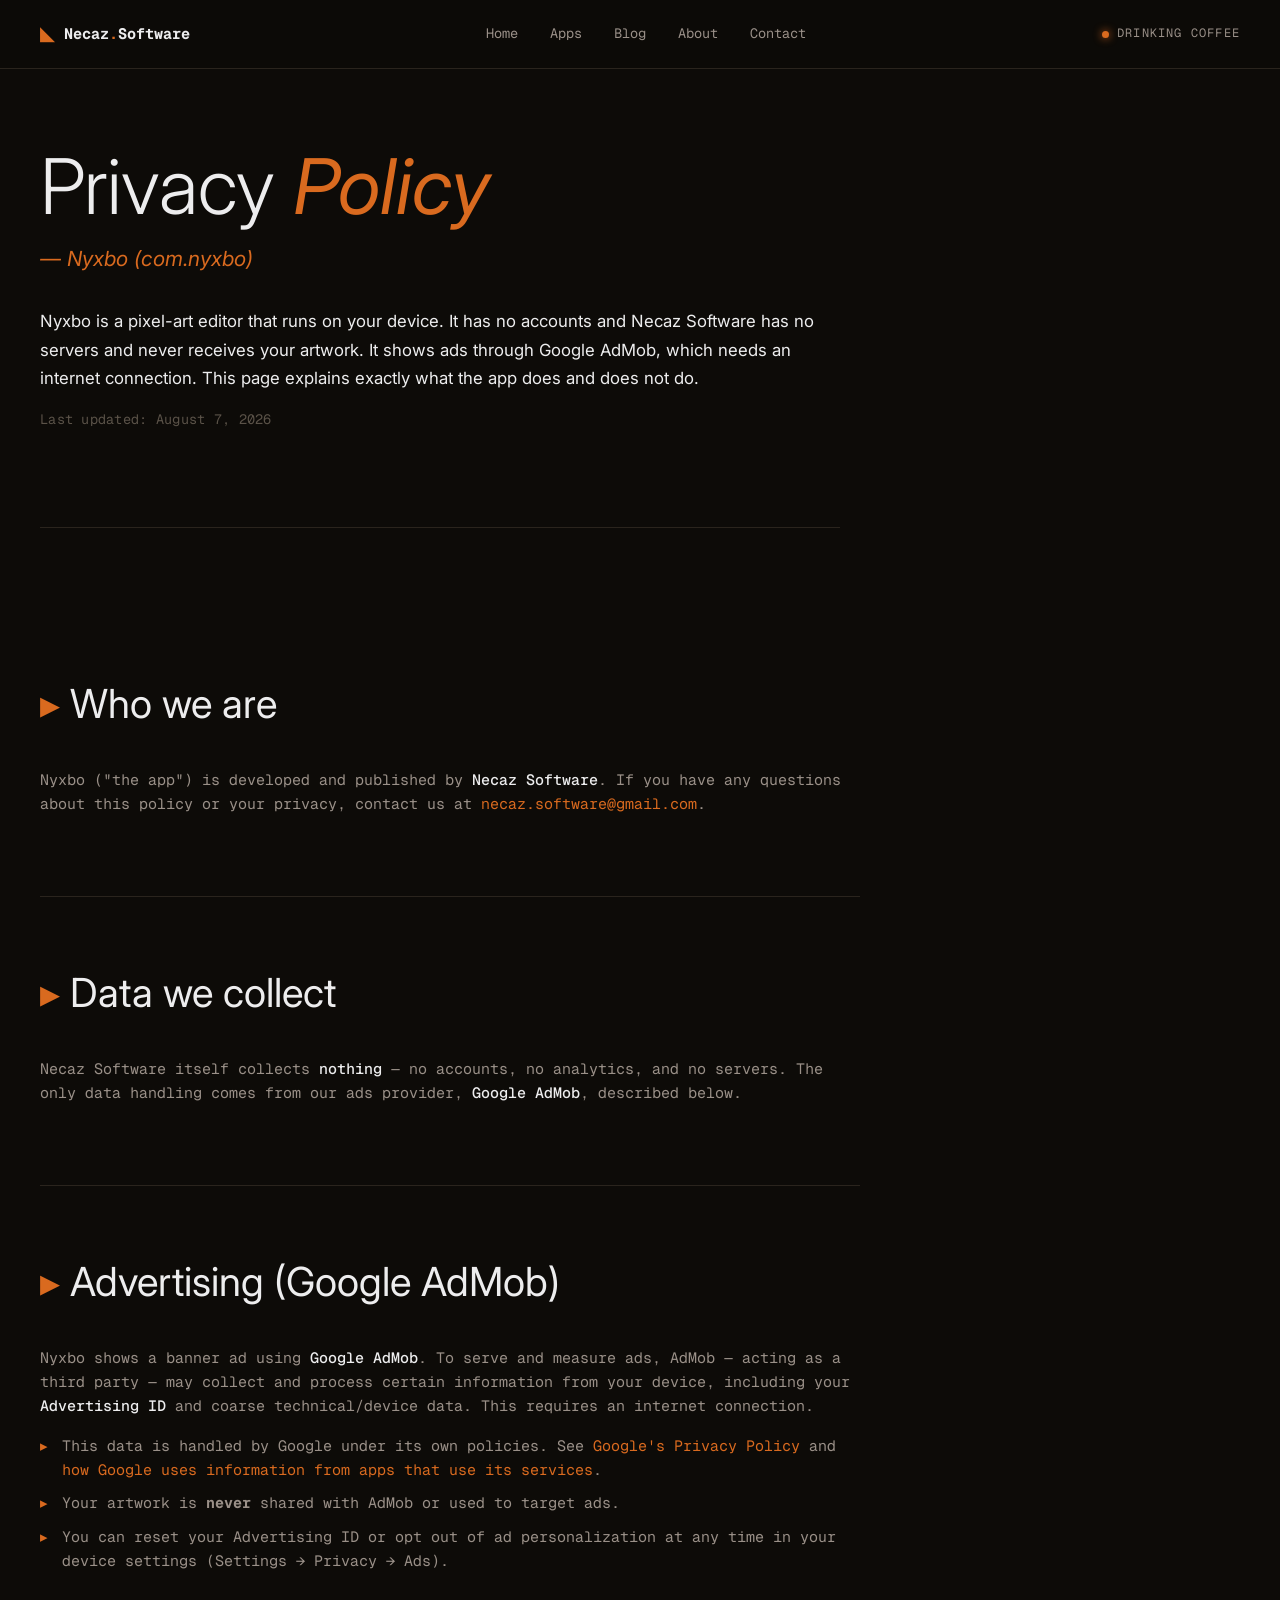
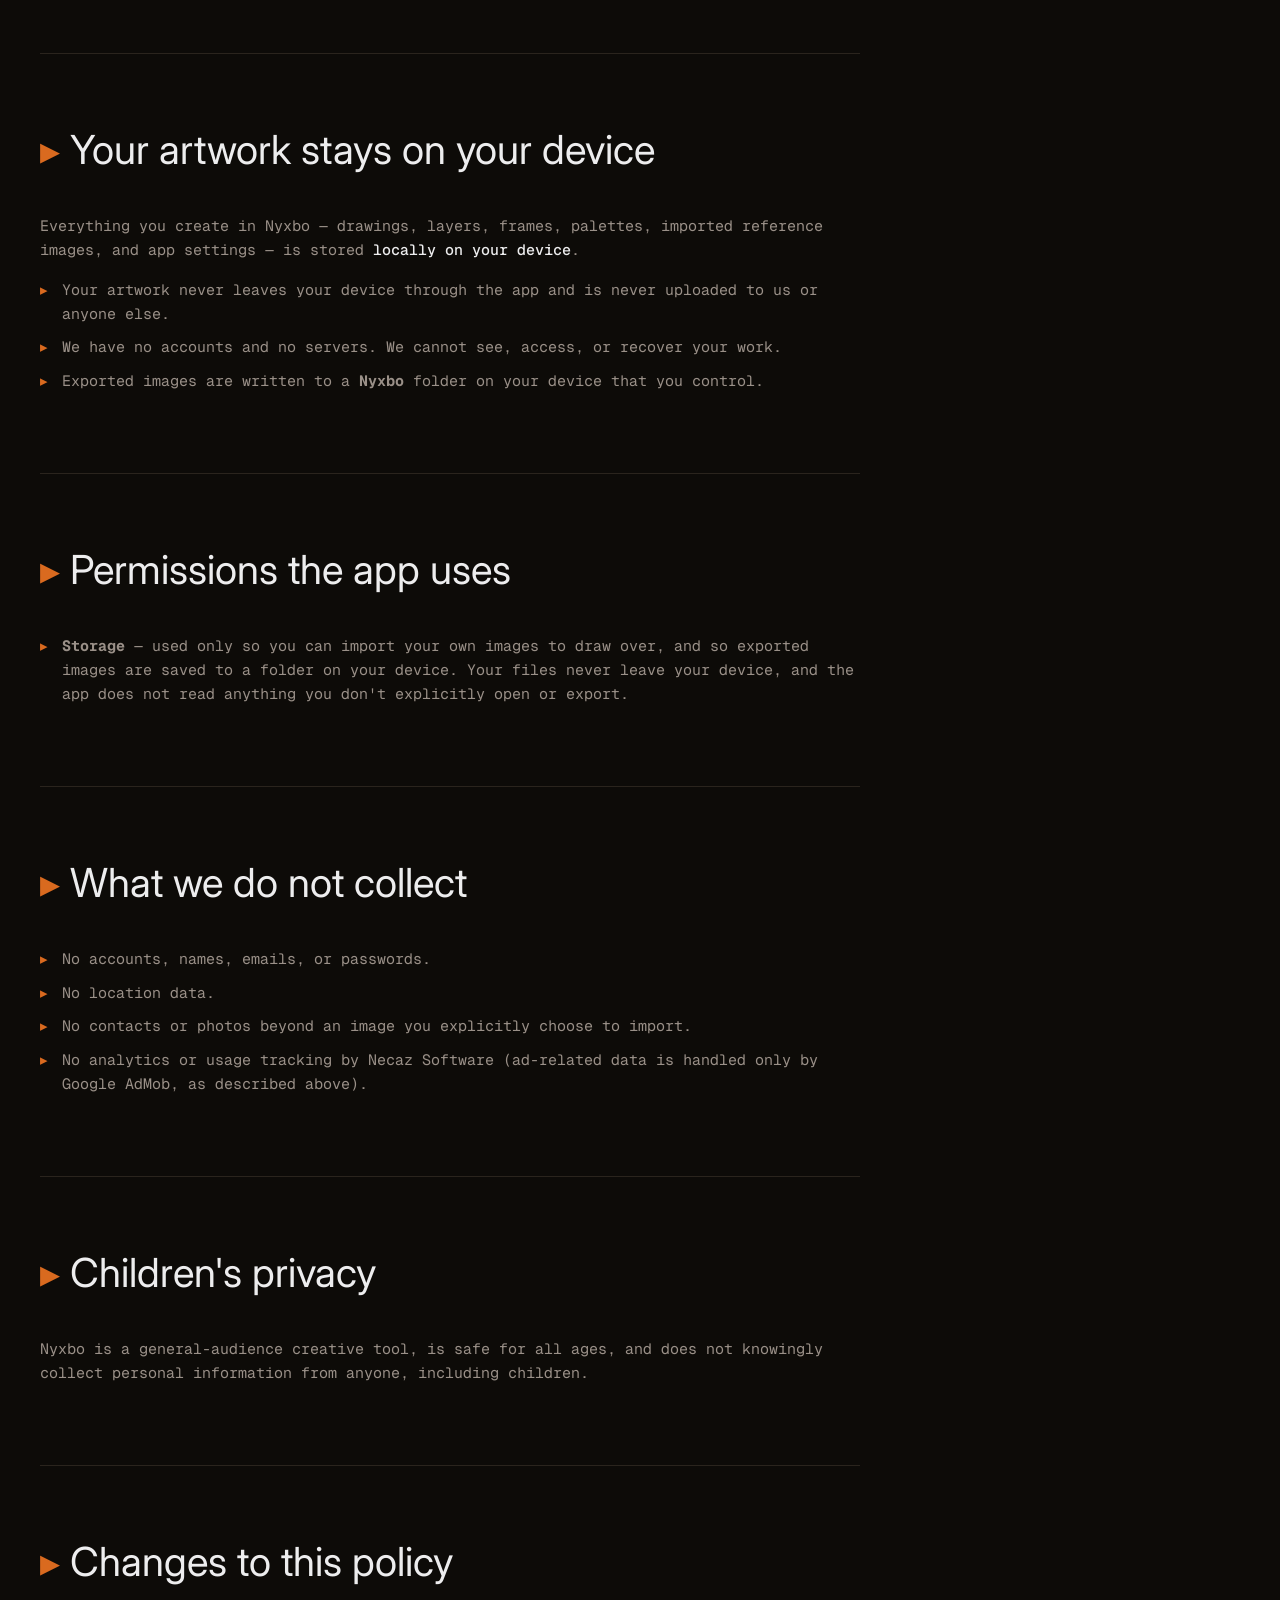
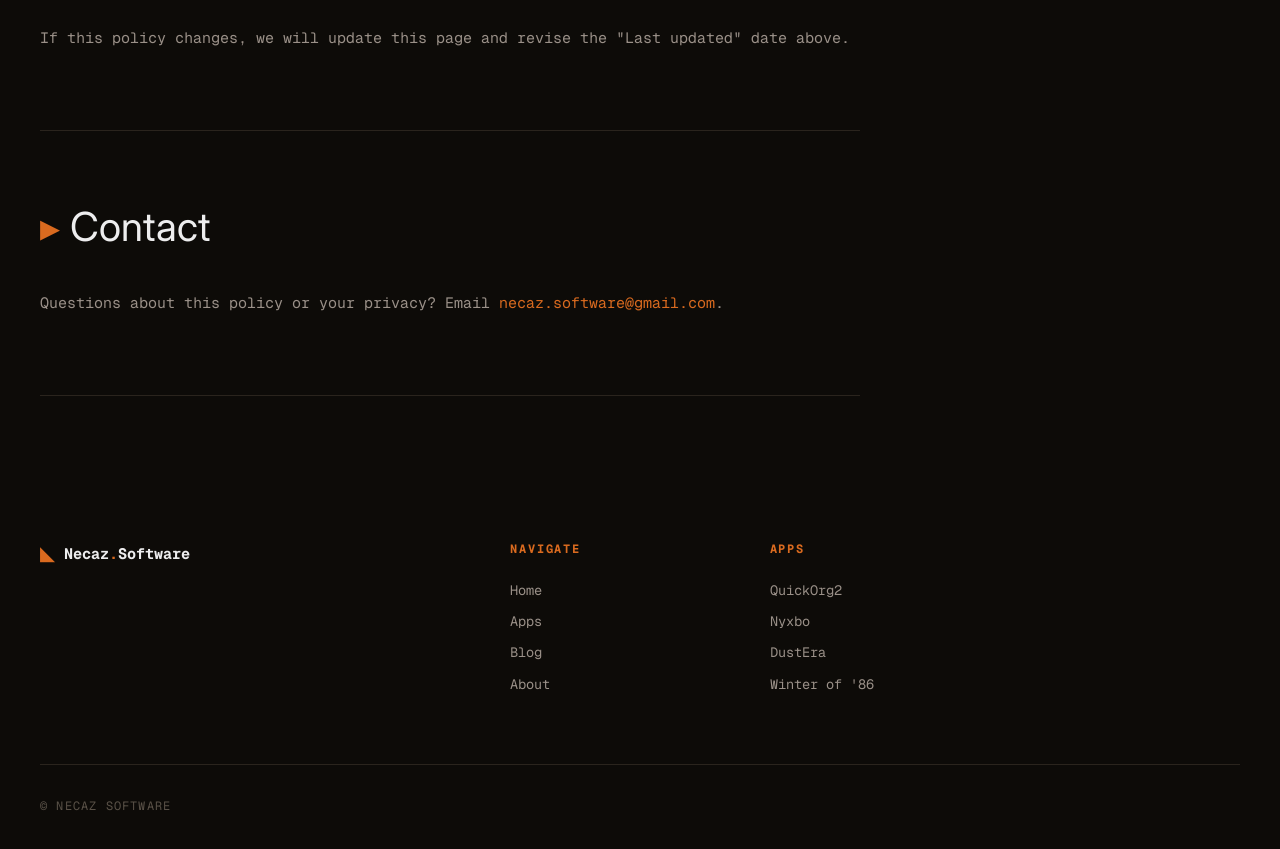
<file: nyxbo-privacy.html>
<!DOCTYPE html>
<html lang="en">
<head>
<meta charset="UTF-8">
<meta name="viewport" content="width=device-width, initial-scale=1.0">
<title>Nyxbo Privacy Policy — Necaz Software</title>
<link rel="preconnect" href="https://fonts.googleapis.com">
<link rel="preconnect" href="https://fonts.gstatic.com" crossorigin>
<link href="https://fonts.googleapis.com/css2?family=Inter:ital,wght@0,400;0,500;0,700;1,400&family=Geist+Mono:wght@400;500;700&display=swap" rel="stylesheet">
<link rel="stylesheet" href="style.css">
<style>
  .policy { max-width: 820px; }
  .policy .updated {
    font-family: var(--mono);
    color: var(--text-muted);
    font-size: 0.85rem;
    letter-spacing: 0.02em;
    margin-top: 0.75rem;
  }
  .policy .section-block h2 { scroll-margin-top: 100px; }
  .policy p { color: var(--text-dim); margin-bottom: 1rem; }
  .policy p strong { color: var(--text); font-weight: 500; }
  .policy ul { list-style: none; margin: 0 0 1rem 0; padding: 0; }
  .policy ul li {
    color: var(--text-dim);
    position: relative;
    padding-left: 1.4rem;
    margin-bottom: 0.6rem;
  }
  .policy ul li::before {
    content: "▸";
    color: var(--accent);
    position: absolute;
    left: 0;
  }
  .policy a { color: var(--accent); text-decoration: none; }
  .policy a:hover { text-decoration: underline; }
  .policy .lead {
    font-family: var(--serif);
    font-size: 1.05rem;
    color: var(--text);
    line-height: 1.7;
  }
</style>
</head>
<body>

<nav class="nav">
  <a href="index.html" class="logo">
    <span class="logo-mark">◣</span>
    <span class="logo-text">Necaz<span class="accent">.</span>Software</span>
  </a>
  <ul class="nav-links">
    <li><a href="index.html">Home</a></li>
    <li><a href="apps.html">Apps</a></li>
    <li><a href="blog.html">Blog</a></li>
    <li><a href="about.html">About</a></li>
    <li><a href="index.html#contact">Contact</a></li>
  </ul>
  <div class="nav-status">
    <span class="status-dot"></span>
    <span>drinking coffee</span>
  </div>
</nav>

<main>
  <section class="app-detail policy">

    <div class="app-hero">
      <div>
        <div class="app-title-row">
          <h1>Privacy <em class="italic">Policy</em></h1>
        </div>
        <p class="tagline">— Nyxbo (com.nyxbo)</p>
        <p class="lead">Nyxbo is a pixel-art editor that runs on your device. It has no accounts and Necaz Software has no servers and never receives your artwork. It shows ads through Google AdMob, which needs an internet connection. This page explains exactly what the app does and does not do.</p>
        <p class="updated">Last updated: August 7, 2026</p>
      </div>
    </div>

    <div class="section-block">
      <h2>Who we are</h2>
      <p>Nyxbo ("the app") is developed and published by <strong>Necaz Software</strong>. If you have any questions about this policy or your privacy, contact us at <a href="mailto:necaz.software@gmail.com">necaz.software@gmail.com</a>.</p>
    </div>

    <div class="section-block">
      <h2>Data we collect</h2>
      <p>Necaz Software itself collects <strong>nothing</strong> — no accounts, no analytics, and no servers. The only data handling comes from our ads provider, <strong>Google AdMob</strong>, described below.</p>
    </div>

    <div class="section-block">
      <h2>Advertising (Google AdMob)</h2>
      <p>Nyxbo shows a banner ad using <strong>Google AdMob</strong>. To serve and measure ads, AdMob — acting as a third party — may collect and process certain information from your device, including your <strong>Advertising ID</strong> and coarse technical/device data. This requires an internet connection.</p>
      <ul>
        <li>This data is handled by Google under its own policies. See <a href="https://policies.google.com/privacy" target="_blank" rel="noopener">Google's Privacy Policy</a> and <a href="https://support.google.com/admob/answer/6128543" target="_blank" rel="noopener">how Google uses information from apps that use its services</a>.</li>
        <li>Your artwork is <strong>never</strong> shared with AdMob or used to target ads.</li>
        <li>You can reset your Advertising ID or opt out of ad personalization at any time in your device settings (Settings → Privacy → Ads).</li>
      </ul>
    </div>

    <div class="section-block">
      <h2>Your artwork stays on your device</h2>
      <p>Everything you create in Nyxbo — drawings, layers, frames, palettes, imported reference images, and app settings — is stored <strong>locally on your device</strong>.</p>
      <ul>
        <li>Your artwork never leaves your device through the app and is never uploaded to us or anyone else.</li>
        <li>We have no accounts and no servers. We cannot see, access, or recover your work.</li>
        <li>Exported images are written to a <strong>Nyxbo</strong> folder on your device that you control.</li>
      </ul>
    </div>

    <div class="section-block">
      <h2>Permissions the app uses</h2>
      <ul>
        <li><strong>Storage</strong> — used only so you can import your own images to draw over, and so exported images are saved to a folder on your device. Your files never leave your device, and the app does not read anything you don't explicitly open or export.</li>
      </ul>
    </div>

    <div class="section-block">
      <h2>What we do not collect</h2>
      <ul>
        <li>No accounts, names, emails, or passwords.</li>
        <li>No location data.</li>
        <li>No contacts or photos beyond an image you explicitly choose to import.</li>
        <li>No analytics or usage tracking by Necaz Software (ad-related data is handled only by Google AdMob, as described above).</li>
      </ul>
    </div>

    <div class="section-block">
      <h2>Children's privacy</h2>
      <p>Nyxbo is a general-audience creative tool, is safe for all ages, and does not knowingly collect personal information from anyone, including children.</p>
    </div>

    <div class="section-block">
      <h2>Changes to this policy</h2>
      <p>If this policy changes, we will update this page and revise the "Last updated" date above.</p>
    </div>

    <div class="section-block">
      <h2>Contact</h2>
      <p>Questions about this policy or your privacy? Email <a href="mailto:necaz.software@gmail.com">necaz.software@gmail.com</a>.</p>
    </div>

  </section>
</main>

<footer class="footer">
  <div class="footer-grid">
    <div>
      <div class="logo">
        <span class="logo-mark">◣</span>
        <span class="logo-text">Necaz<span class="accent">.</span>Software</span>
      </div>
    </div>
    <div>
      <h4>Navigate</h4>
      <a href="index.html">Home</a>
      <a href="apps.html">Apps</a>
      <a href="blog.html">Blog</a>
      <a href="about.html">About</a>
    </div>
    <div>
      <h4>Apps</h4>
      <a href="quickorg.html">QuickOrg2</a>
      <a href="nyxbo.html">Nyxbo</a>
      <a href="dustera.html">DustEra</a>
      <a href="winter-of-86.html">Winter of '86</a>
    </div>
  </div>
  <div class="footer-bottom">
    <span>© Necaz Software</span>
  </div>
</footer>

<script src="script.js"></script>

</body>
</html>
</file>
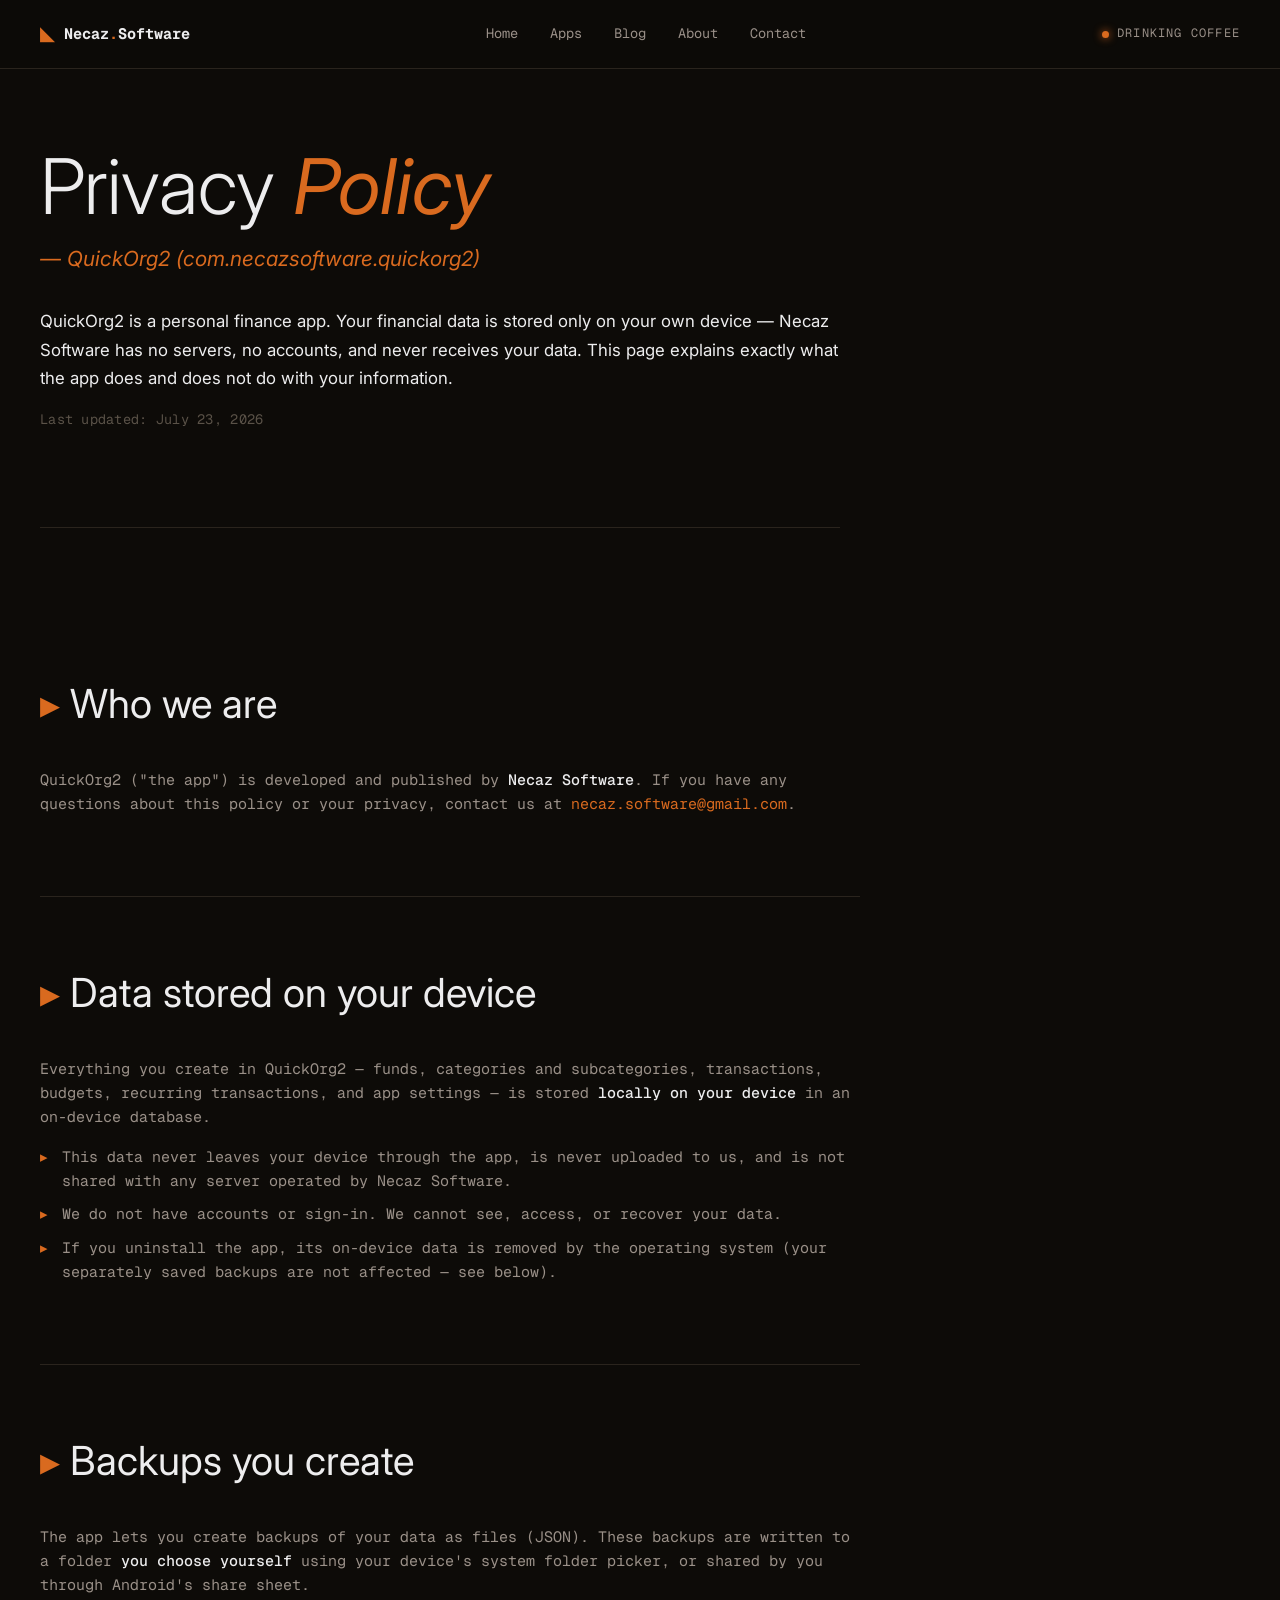
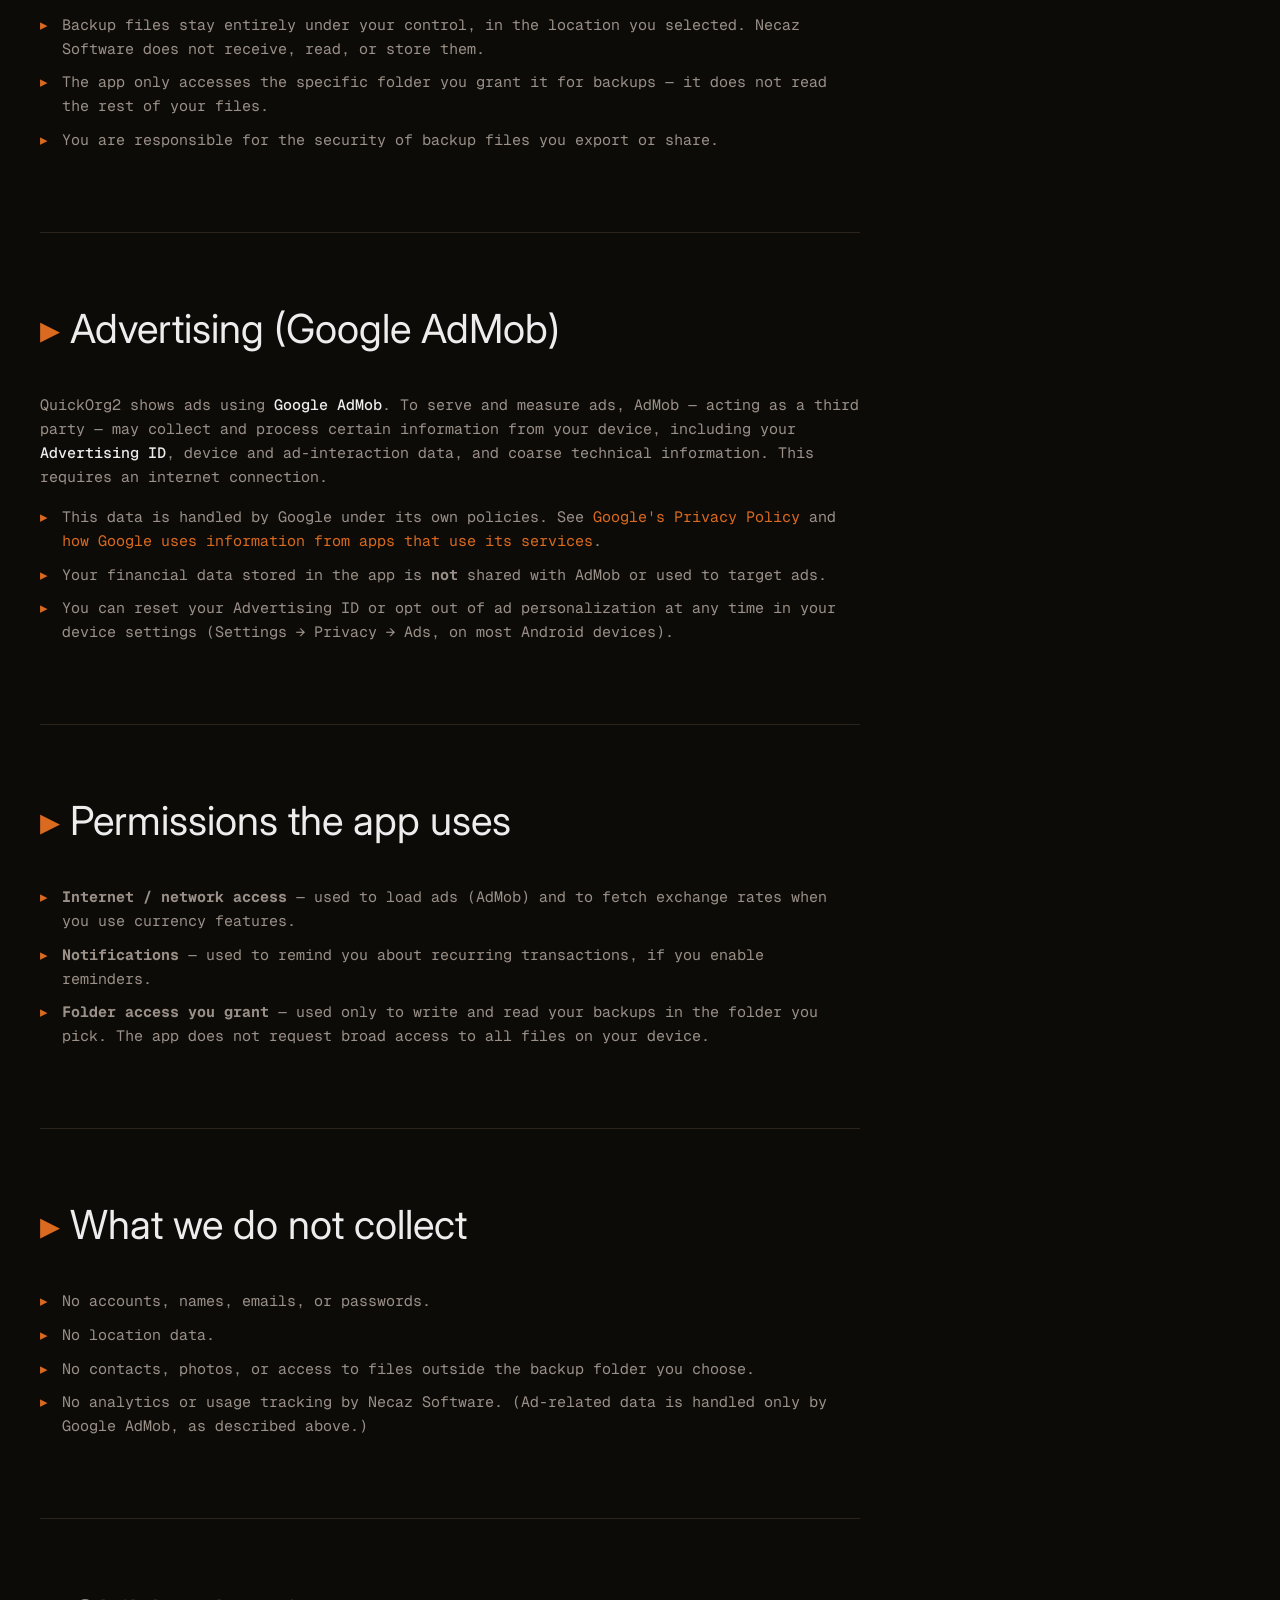
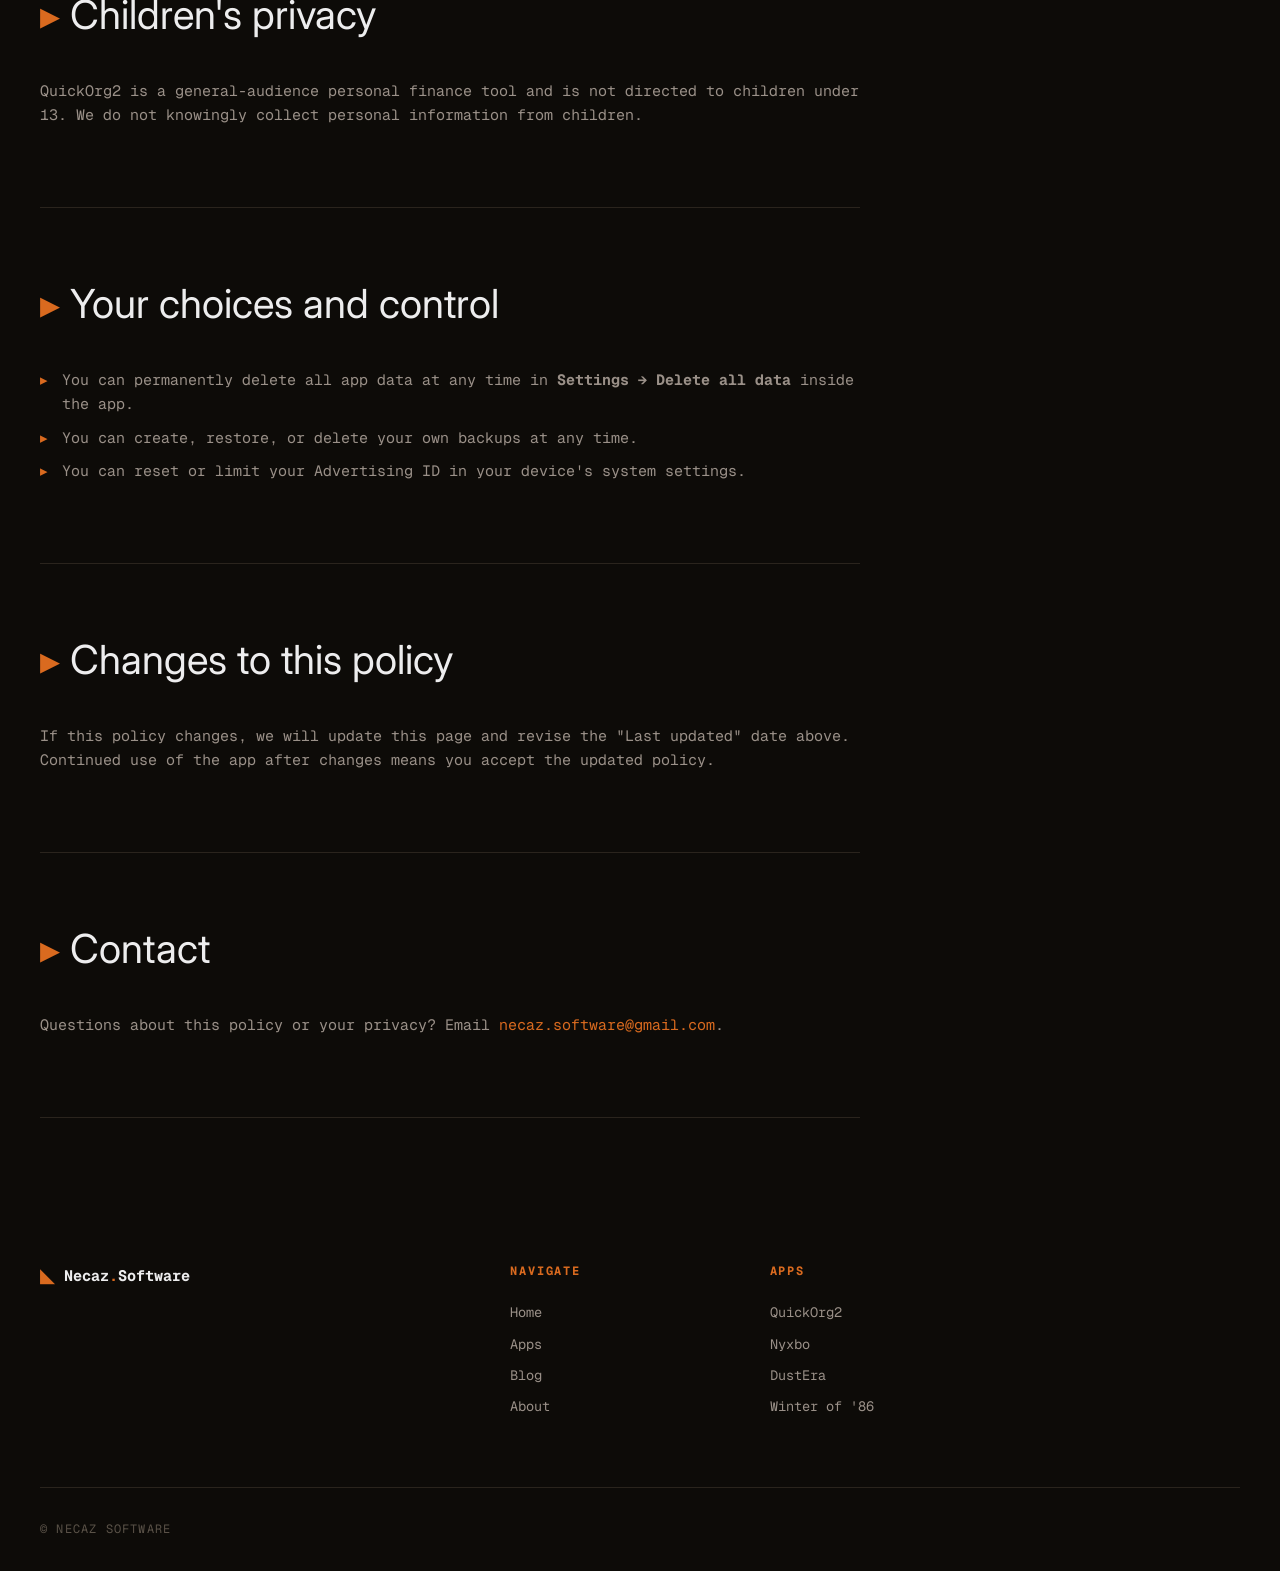
<file: quickorg-privacy.html>
<!DOCTYPE html>
<html lang="en">
<head>
<meta charset="UTF-8">
<meta name="viewport" content="width=device-width, initial-scale=1.0">
<title>QuickOrg2 Privacy Policy — Necaz Software</title>
<link rel="preconnect" href="https://fonts.googleapis.com">
<link rel="preconnect" href="https://fonts.gstatic.com" crossorigin>
<link href="https://fonts.googleapis.com/css2?family=Inter:ital,wght@0,400;0,500;0,700;1,400&family=Geist+Mono:wght@400;500;700&display=swap" rel="stylesheet">
<link rel="stylesheet" href="style.css">
<style>
  .policy { max-width: 820px; }
  .policy .updated {
    font-family: var(--mono);
    color: var(--text-muted);
    font-size: 0.85rem;
    letter-spacing: 0.02em;
    margin-top: 0.75rem;
  }
  .policy .section-block h2 { scroll-margin-top: 100px; }
  .policy p { color: var(--text-dim); margin-bottom: 1rem; }
  .policy p strong { color: var(--text); font-weight: 500; }
  .policy ul { list-style: none; margin: 0 0 1rem 0; padding: 0; }
  .policy ul li {
    color: var(--text-dim);
    position: relative;
    padding-left: 1.4rem;
    margin-bottom: 0.6rem;
  }
  .policy ul li::before {
    content: "▸";
    color: var(--accent);
    position: absolute;
    left: 0;
  }
  .policy a { color: var(--accent); text-decoration: none; }
  .policy a:hover { text-decoration: underline; }
  .policy .lead {
    font-family: var(--serif);
    font-size: 1.05rem;
    color: var(--text);
    line-height: 1.7;
  }
</style>
</head>
<body>

<nav class="nav">
  <a href="index.html" class="logo">
    <span class="logo-mark">◣</span>
    <span class="logo-text">Necaz<span class="accent">.</span>Software</span>
  </a>
  <ul class="nav-links">
    <li><a href="index.html">Home</a></li>
    <li><a href="apps.html">Apps</a></li>
    <li><a href="blog.html">Blog</a></li>
    <li><a href="about.html">About</a></li>
    <li><a href="index.html#contact">Contact</a></li>
  </ul>
  <div class="nav-status">
    <span class="status-dot"></span>
    <span>drinking coffee</span>
  </div>
</nav>

<main>
  <section class="app-detail policy">

    <div class="app-hero">
      <div>
        <div class="app-title-row">
          <h1>Privacy <em class="italic">Policy</em></h1>
        </div>
        <p class="tagline">— QuickOrg2 (com.necazsoftware.quickorg2)</p>
        <p class="lead">QuickOrg2 is a personal finance app. Your financial data is stored only on your own device — Necaz Software has no servers, no accounts, and never receives your data. This page explains exactly what the app does and does not do with your information.</p>
        <p class="updated">Last updated: July 23, 2026</p>
      </div>
    </div>

    <div class="section-block">
      <h2>Who we are</h2>
      <p>QuickOrg2 ("the app") is developed and published by <strong>Necaz Software</strong>. If you have any questions about this policy or your privacy, contact us at <a href="mailto:necaz.software@gmail.com">necaz.software@gmail.com</a>.</p>
    </div>

    <div class="section-block">
      <h2>Data stored on your device</h2>
      <p>Everything you create in QuickOrg2 — funds, categories and subcategories, transactions, budgets, recurring transactions, and app settings — is stored <strong>locally on your device</strong> in an on-device database.</p>
      <ul>
        <li>This data never leaves your device through the app, is never uploaded to us, and is not shared with any server operated by Necaz Software.</li>
        <li>We do not have accounts or sign-in. We cannot see, access, or recover your data.</li>
        <li>If you uninstall the app, its on-device data is removed by the operating system (your separately saved backups are not affected — see below).</li>
      </ul>
    </div>

    <div class="section-block">
      <h2>Backups you create</h2>
      <p>The app lets you create backups of your data as files (JSON). These backups are written to a folder <strong>you choose yourself</strong> using your device's system folder picker, or shared by you through Android's share sheet.</p>
      <ul>
        <li>Backup files stay entirely under your control, in the location you selected. Necaz Software does not receive, read, or store them.</li>
        <li>The app only accesses the specific folder you grant it for backups — it does not read the rest of your files.</li>
        <li>You are responsible for the security of backup files you export or share.</li>
      </ul>
    </div>

    <div class="section-block">
      <h2>Advertising (Google AdMob)</h2>
      <p>QuickOrg2 shows ads using <strong>Google AdMob</strong>. To serve and measure ads, AdMob — acting as a third party — may collect and process certain information from your device, including your <strong>Advertising ID</strong>, device and ad-interaction data, and coarse technical information. This requires an internet connection.</p>
      <ul>
        <li>This data is handled by Google under its own policies. See <a href="https://policies.google.com/privacy" target="_blank" rel="noopener">Google's Privacy Policy</a> and <a href="https://support.google.com/admob/answer/6128543" target="_blank" rel="noopener">how Google uses information from apps that use its services</a>.</li>
        <li>Your financial data stored in the app is <strong>not</strong> shared with AdMob or used to target ads.</li>
        <li>You can reset your Advertising ID or opt out of ad personalization at any time in your device settings (Settings → Privacy → Ads, on most Android devices).</li>
      </ul>
    </div>

    <div class="section-block">
      <h2>Permissions the app uses</h2>
      <ul>
        <li><strong>Internet / network access</strong> — used to load ads (AdMob) and to fetch exchange rates when you use currency features.</li>
        <li><strong>Notifications</strong> — used to remind you about recurring transactions, if you enable reminders.</li>
        <li><strong>Folder access you grant</strong> — used only to write and read your backups in the folder you pick. The app does not request broad access to all files on your device.</li>
      </ul>
    </div>

    <div class="section-block">
      <h2>What we do not collect</h2>
      <ul>
        <li>No accounts, names, emails, or passwords.</li>
        <li>No location data.</li>
        <li>No contacts, photos, or access to files outside the backup folder you choose.</li>
        <li>No analytics or usage tracking by Necaz Software. (Ad-related data is handled only by Google AdMob, as described above.)</li>
      </ul>
    </div>

    <div class="section-block">
      <h2>Children's privacy</h2>
      <p>QuickOrg2 is a general-audience personal finance tool and is not directed to children under 13. We do not knowingly collect personal information from children.</p>
    </div>

    <div class="section-block">
      <h2>Your choices and control</h2>
      <ul>
        <li>You can permanently delete all app data at any time in <strong>Settings → Delete all data</strong> inside the app.</li>
        <li>You can create, restore, or delete your own backups at any time.</li>
        <li>You can reset or limit your Advertising ID in your device's system settings.</li>
      </ul>
    </div>

    <div class="section-block">
      <h2>Changes to this policy</h2>
      <p>If this policy changes, we will update this page and revise the "Last updated" date above. Continued use of the app after changes means you accept the updated policy.</p>
    </div>

    <div class="section-block">
      <h2>Contact</h2>
      <p>Questions about this policy or your privacy? Email <a href="mailto:necaz.software@gmail.com">necaz.software@gmail.com</a>.</p>
    </div>

  </section>
</main>

<footer class="footer">
  <div class="footer-grid">
    <div>
      <div class="logo">
        <span class="logo-mark">◣</span>
        <span class="logo-text">Necaz<span class="accent">.</span>Software</span>
      </div>
    </div>
    <div>
      <h4>Navigate</h4>
      <a href="index.html">Home</a>
      <a href="apps.html">Apps</a>
      <a href="blog.html">Blog</a>
      <a href="about.html">About</a>
    </div>
    <div>
      <h4>Apps</h4>
      <a href="quickorg.html">QuickOrg2</a>
      <a href="nyxbo.html">Nyxbo</a>
      <a href="dustera.html">DustEra</a>
      <a href="winter-of-86.html">Winter of '86</a>
    </div>
  </div>
  <div class="footer-bottom">
    <span>© Necaz Software</span>
  </div>
</footer>

<script src="script.js"></script>

</body>
</html>
</file>
<file: style.css>
:root {
  --bg: #0d0b08;
  --bg-elev: #161310;
  --bg-card: #1c1814;
  --border: #2a241d;
  --border-bright: #3d342a;
  --text: #ededee;
  --text-dim: #9a9088;
  --text-muted: #5a5248;
  --accent: #d96a1f;
  --accent-dim: #b5551a;
  --accent-soft: rgba(217, 106, 31, 0.12);
  --accent-glow: rgba(217, 106, 31, 0.25);
  --serif: 'Inter', sans-serif;
  --mono: 'Geist Mono', monospace;
}

* { box-sizing: border-box; margin: 0; padding: 0; }
html { scroll-behavior: smooth; }

body {
  background: var(--bg);
  color: var(--text);
  font-family: var(--mono);
  font-size: 15px;
  line-height: 1.6;
  overflow-x: hidden;
  min-height: 100vh;
}

.italic { font-family: var(--serif); font-style: italic; font-weight: 400; }
a { color: inherit; text-decoration: none; }

main { animation: fadeIn 0.5s ease-out; }
@keyframes fadeIn {
  from { opacity: 0; transform: translateY(8px); }
  to { opacity: 1; transform: translateY(0); }
}

.nav {
  position: sticky;
  top: 0;
  z-index: 100;
  display: flex;
  align-items: center;
  justify-content: space-between;
  padding: 1.25rem 2.5rem;
  background: rgba(13, 11, 8, 0.9);
  backdrop-filter: blur(12px);
  border-bottom: 1px solid var(--border);
}

.logo {
  display: flex;
  align-items: center;
  gap: 0.6rem;
  font-weight: 700;
  font-size: 0.95rem;
}

.logo-mark { color: var(--accent); font-size: 1.1rem; }
.accent { color: var(--accent); }

.nav-links {
  display: flex;
  gap: 2rem;
  list-style: none;
  font-size: 0.85rem;
}

.nav-links a {
  color: var(--text-dim);
  transition: color 0.2s;
}
.nav-links a:hover, .nav-links a.active { color: var(--text); }
.nav-links a.active::before { content: "▸ "; color: var(--accent); }

.nav-status {
  display: flex;
  flex-wrap: wrap;
  align-items: center;
  gap: 0.5rem;
  font-size: 0.75rem;
  color: var(--text-dim);
  text-transform: uppercase;
  letter-spacing: 0.1em;
  max-width: 220px;
}

.nav-status .last-active {
  flex-basis: 100%;
  font-size: 0.62rem;
  color: var(--text-muted);
  letter-spacing: 0.05em;
  text-transform: none;
  margin-top: 1px;
}

.status-dot {
  width: 7px;
  height: 7px;
  background: var(--accent);
  border-radius: 50%;
  box-shadow: 0 0 8px var(--accent);
  animation: pulse 2s infinite;
}

@keyframes pulse {
  0%, 100% { opacity: 1; }
  50% { opacity: 0.4; }
}

main { max-width: 1280px; margin: 0 auto; padding: 0 2.5rem; }

.hero {
  padding: 6rem 0 4rem;
  border-bottom: 1px solid var(--border);
  position: relative;
}

.hero::before {
  content: "";
  position: absolute;
  top: 4rem;
  left: -100px;
  width: 200px;
  height: 200px;
  background: radial-gradient(circle, var(--accent-glow), transparent 70%);
  pointer-events: none;
  opacity: 0.5;
}

.hero-meta {
  display: flex;
  justify-content: space-between;
  font-size: 0.75rem;
  color: var(--accent);
  text-transform: uppercase;
  letter-spacing: 0.15em;
  margin-bottom: 4rem;
  padding-bottom: 1rem;
  border-bottom: 1px dashed var(--border);
  position: relative;
}

.hero-title {
  font-family: var(--serif);
  font-weight: 300;
  font-size: clamp(3rem, 9vw, 8rem);
  line-height: 0.95;
  letter-spacing: -0.03em;
  margin-bottom: 2.5rem;
  position: relative;
}

.hero-title .line { display: block; }
.hero-title em.italic { color: var(--accent); }

.hero-title .line:last-child {
  font-size: clamp(1rem, 2.2vw, 1.6rem);
  font-weight: 400;
  letter-spacing: 0;
  line-height: 1.3;
  margin-top: 1rem;
}

.hero-sub {
  max-width: 540px;
  color: var(--text-dim);
  margin-bottom: 2.5rem;
  border-left: 2px solid var(--accent);
  padding-left: 1rem;
}

.hero-actions { display: flex; gap: 1rem; flex-wrap: wrap; }

.btn {
  display: inline-flex;
  align-items: center;
  padding: 0.9rem 1.6rem;
  font-family: var(--mono);
  font-size: 0.85rem;
  font-weight: 700;
  border: 1px solid var(--border-bright);
  transition: all 0.2s ease;
  cursor: pointer;
}

.btn-primary {
  background: var(--accent);
  border-color: var(--accent);
  color: #fff;
}
.btn-primary:hover {
  background: var(--accent-dim);
  border-color: var(--accent-dim);
  transform: translateY(-2px);
  box-shadow: 0 4px 12px var(--accent-glow);
}

.btn-ghost { background: transparent; color: var(--text); }
.btn-ghost:hover { border-color: var(--accent); color: var(--accent); }

.btn-danger {
  background: transparent;
  border-color: var(--border-bright);
  color: var(--text-dim);
}
.btn-danger:hover { color: var(--accent); border-color: var(--accent); }

.stats {
  display: grid;
  grid-template-columns: repeat(4, 1fr);
  border-bottom: 1px solid var(--border);
}

.stat {
  padding: 2.5rem 1.5rem;
  border-right: 1px solid var(--border);
  transition: background 0.2s;
  position: relative;
}
.stat:hover { background: var(--bg-elev); }
.stat:hover .stat-num { color: var(--accent); }
.stat:last-child { border-right: none; }

.stat-num {
  display: block;
  font-family: var(--serif);
  font-size: 3.5rem;
  font-weight: 300;
  line-height: 1;
  margin-bottom: 0.5rem;
  transition: color 0.2s;
}

.stat-label {
  font-size: 0.75rem;
  color: var(--text-muted);
  text-transform: uppercase;
  letter-spacing: 0.1em;
}

.section-tag {
  display: inline-block;
  font-size: 0.75rem;
  color: var(--accent);
  text-transform: uppercase;
  letter-spacing: 0.15em;
  margin-bottom: 1.5rem;
  padding: 0.35rem 0.8rem;
  background: var(--accent-soft);
  border: 1px solid var(--accent);
}

.section-head h2 {
  font-family: var(--serif);
  font-weight: 300;
  font-size: clamp(2.2rem, 5vw, 4.2rem);
  line-height: 1;
  letter-spacing: -0.02em;
  margin-bottom: 4rem;
}

.featured { padding: 6rem 0; border-bottom: 1px solid var(--border); }

.project {
  display: grid;
  grid-template-columns: 80px 1fr 1fr;
  gap: 2rem;
  align-items: center;
  padding: 3rem 0;
  border-top: 1px solid var(--border);
}
.project.reverse .project-info { order: 1; }
.project.reverse .project-visual { order: 2; }

.project-num {
  font-family: var(--serif);
  font-size: 4rem;
  font-weight: 300;
  color: var(--accent);
  opacity: 0.5;
}

.project-tags {
  display: flex;
  gap: 0.5rem;
  margin-bottom: 1rem;
  flex-wrap: wrap;
}

.tag {
  padding: 0.25rem 0.7rem;
  font-size: 0.7rem;
  text-transform: uppercase;
  letter-spacing: 0.1em;
  border: 1px solid var(--border-bright);
  color: var(--text-dim);
}
.tag-accent { color: var(--accent); border-color: var(--accent); background: var(--accent-soft); }

.project-info h3 {
  font-family: var(--serif);
  font-size: 3rem;
  font-weight: 400;
  line-height: 1;
  margin-bottom: 1rem;
}

.project-info p {
  color: var(--text-dim);
  margin-bottom: 1.5rem;
  max-width: 420px;
}

.project-platforms {
  display: flex;
  gap: 1.5rem;
  margin-bottom: 1.5rem;
  font-size: 0.8rem;
  color: var(--accent);
}

.project-link {
  display: inline-block;
  font-size: 0.85rem;
  font-weight: 700;
  color: var(--accent);
  border-bottom: 1px solid var(--accent);
  padding-bottom: 2px;
  transition: padding-left 0.2s;
}
.project-link:hover { padding-left: 6px; }

.project-visual {
  height: 280px;
  border: 1px solid var(--border);
  background: linear-gradient(135deg, var(--bg-elev), var(--bg));
  display: flex;
  align-items: center;
  justify-content: center;
  color: var(--text-muted);
  font-size: 0.85rem;
}

.manifesto {
  padding: 8rem 0;
  text-align: center;
  border-bottom: 1px solid var(--border);
  position: relative;
}

.manifesto::before {
  content: "\201C";
  position: absolute;
  top: 4rem;
  left: 50%;
  transform: translateX(-50%);
  font-family: var(--serif);
  font-size: 8rem;
  color: var(--accent);
  opacity: 0.15;
  line-height: 1;
}

.manifesto blockquote {
  font-family: var(--serif);
  font-weight: 300;
  font-size: clamp(1.6rem, 3.5vw, 2.8rem);
  line-height: 1.3;
  max-width: 900px;
  margin: 0 auto 2rem;
  color: var(--text-dim);
  position: relative;
}

.signature {
  color: var(--accent);
  font-size: 0.85rem;
  letter-spacing: 0.1em;
}

.contact { padding: 6rem 0; border-bottom: 1px solid var(--border); }

.contact > p {
  color: var(--text-dim);
  margin-bottom: 2rem;
  max-width: 480px;
}

.contact-links {
  display: flex;
  flex-direction: column;
  gap: 0.5rem;
  font-family: var(--serif);
  font-size: 1.4rem;
  font-style: italic;
}

.contact-links a {
  color: var(--text);
  padding-bottom: 4px;
  border-bottom: 1px solid var(--border);
  transition: all 0.2s;
  width: fit-content;
}
.contact-links a:hover { color: var(--accent); border-color: var(--accent); }

.footer {
  max-width: 1280px;
  margin: 0 auto;
  padding: 4rem 2.5rem 2rem;
}

.footer-grid {
  display: grid;
  grid-template-columns: 2fr 1fr 1fr 1fr;
  gap: 3rem;
  margin-bottom: 4rem;
}

.footer h4 {
  font-size: 0.75rem;
  text-transform: uppercase;
  letter-spacing: 0.15em;
  color: var(--accent);
  margin-bottom: 1rem;
}

.footer-grid a {
  display: block;
  color: var(--text-dim);
  font-size: 0.85rem;
  padding: 0.3rem 0;
  transition: color 0.2s;
}
.footer-grid a:hover { color: var(--accent); }

.footer-tag {
  color: var(--text-muted);
  font-size: 0.8rem;
  margin-top: 0.75rem;
}

.footer-bottom {
  display: flex;
  justify-content: space-between;
  padding-top: 2rem;
  border-top: 1px solid var(--border);
  font-size: 0.75rem;
  color: var(--text-muted);
  text-transform: uppercase;
  letter-spacing: 0.1em;
}

.page-header { padding: 6rem 0 4rem; border-bottom: 1px solid var(--border); }

.page-header h1 {
  font-family: var(--serif);
  font-weight: 300;
  font-size: clamp(3rem, 7vw, 6rem);
  line-height: 0.95;
  margin-bottom: 1.5rem;
}

.page-header p {
  color: var(--text-dim);
  max-width: 540px;
}

.apps-grid {
  display: grid;
  grid-template-columns: repeat(2, 1fr);
  gap: 1px;
  background: var(--border);
  border-bottom: 1px solid var(--border);
}

.app-card {
  background: var(--bg);
  padding: 3rem;
  transition: background 0.2s;
  cursor: pointer;
  position: relative;
}
.app-card:hover { background: var(--bg-elev); }
.app-card:hover .app-logo { border-color: var(--accent); color: var(--accent); }

.app-card-num {
  position: absolute;
  top: 1.5rem;
  right: 2rem;
  font-size: 0.8rem;
  color: var(--accent);
}

.app-logo {
  width: 80px;
  height: 80px;
  border: 1px solid var(--border-bright);
  display: flex;
  align-items: center;
  justify-content: center;
  font-family: var(--serif);
  font-size: 2.5rem;
  margin-bottom: 2rem;
  background: var(--bg-elev);
  color: var(--accent);
  transition: all 0.2s;
}

.app-card h3 {
  font-family: var(--serif);
  font-size: 2.4rem;
  font-weight: 400;
  margin-bottom: 0.5rem;
  line-height: 1;
}

.app-card-tagline {
  color: var(--accent);
  font-style: italic;
  font-family: var(--serif);
  margin-bottom: 1.5rem;
}

.app-card p {
  color: var(--text-dim);
  margin-bottom: 1.5rem;
  max-width: 420px;
}

.app-detail { padding: 5rem 0; }

.app-hero {
  display: grid;
  grid-template-columns: 1fr 1fr;
  gap: 4rem;
  align-items: center;
  margin-bottom: 5rem;
  padding-bottom: 5rem;
  border-bottom: 1px solid var(--border);
}

.app-hero h1 {
  font-family: var(--serif);
  font-weight: 300;
  font-size: clamp(2.5rem, 6vw, 5rem);
  line-height: 1;
  margin: 1rem 0;
}

.app-hero h1 em { color: var(--accent); }

.app-hero .tagline {
  font-family: var(--serif);
  font-style: italic;
  font-size: 1.3rem;
  color: var(--accent);
  margin-bottom: 2rem;
}

.app-hero p { color: var(--text-dim); margin-bottom: 1rem; }

.app-mockup {
  aspect-ratio: 1;
  border: 1px solid var(--border);
  background: linear-gradient(135deg, var(--bg-elev), var(--bg));
  display: flex;
  align-items: center;
  justify-content: center;
  color: var(--text-muted);
  font-size: 0.85rem;
}

.section-block { padding: 4rem 0; border-bottom: 1px solid var(--border); }

.section-block h2 {
  font-family: var(--serif);
  font-size: 2.5rem;
  font-weight: 400;
  margin-bottom: 2rem;
}

.section-block h2::before {
  content: "▸ ";
  color: var(--accent);
}

.screenshots {
  display: grid;
  grid-template-columns: repeat(3, 1fr);
  gap: 1.5rem;
}

.screenshot {
  aspect-ratio: 9/16;
  background: var(--bg-elev);
  border: 1px solid var(--border);
  display: flex;
  align-items: center;
  justify-content: center;
  color: var(--text-muted);
  font-size: 0.85rem;
  transition: border-color 0.2s;
}
.screenshot:hover { border-color: var(--accent); }

.updates-list { border-top: 1px solid var(--border); }

.update {
  display: grid;
  grid-template-columns: 140px 1fr;
  gap: 2rem;
  padding: 1.5rem 0;
  border-bottom: 1px solid var(--border);
  align-items: baseline;
}

.update-version {
  font-weight: 700;
  color: var(--accent);
}

.update-date {
  font-size: 0.75rem;
  color: var(--accent);
  text-transform: uppercase;
  letter-spacing: 0.1em;
  margin-bottom: 0.3rem;
}

.update-content h4 {
  font-family: var(--serif);
  font-size: 1.3rem;
  font-weight: 400;
  margin-bottom: 0.5rem;
}

.update-content p { color: var(--text-dim); font-size: 0.9rem; }

.reviews {
  display: grid;
  grid-template-columns: repeat(2, 1fr);
  gap: 1.5rem;
  margin-bottom: 3rem;
}

.review {
  padding: 1.5rem;
  background: var(--bg-elev);
  border: 1px solid var(--border);
  position: relative;
  animation: fadeIn 0.4s ease-out;
}

.review-head {
  display: flex;
  justify-content: space-between;
  align-items: center;
  margin-bottom: 1rem;
  font-size: 0.85rem;
}

.review-author { font-weight: 700; color: var(--accent); }
.review-stars { color: var(--accent); letter-spacing: 0.2em; }

.review p {
  font-family: var(--serif);
  font-style: italic;
  color: var(--text-dim);
}

.review-date {
  margin-top: 1rem;
  padding-top: 1rem;
  border-top: 1px solid var(--border);
  font-size: 0.7rem;
  color: var(--text-muted);
  text-transform: uppercase;
  letter-spacing: 0.1em;
}

.reviews-empty {
  text-align: center;
  padding: 3rem;
  color: var(--text-muted);
  font-family: var(--serif);
  font-style: italic;
  font-size: 1.1rem;
  border: 1px dashed var(--border);
  margin-bottom: 3rem;
}

.feedback-form {
  background: var(--bg-elev);
  border: 1px solid var(--border);
  padding: 2.5rem;
}

.feedback-form h3 {
  font-family: var(--serif);
  font-size: 1.6rem;
  margin-bottom: 0.5rem;
}

.feedback-form > p {
  color: var(--text-muted);
  font-size: 0.85rem;
  margin-bottom: 1.5rem;
}

.form-group { margin-bottom: 1.2rem; }

.form-group label {
  display: block;
  font-size: 0.75rem;
  text-transform: uppercase;
  letter-spacing: 0.1em;
  color: var(--accent);
  margin-bottom: 0.5rem;
}

.form-group input,
.form-group select,
.form-group textarea {
  width: 100%;
  background: var(--bg);
  border: 1px solid var(--border);
  color: var(--text);
  padding: 0.8rem 1rem;
  font-family: var(--mono);
  font-size: 0.9rem;
  transition: border-color 0.2s;
}

.form-group textarea { min-height: 120px; resize: vertical; }

.form-group input:focus,
.form-group select:focus,
.form-group textarea:focus {
  outline: none;
  border-color: var(--accent);
}

.rating-input {
  display: flex;
  gap: 0.3rem;
  font-size: 1.6rem;
  color: var(--text-muted);
  cursor: pointer;
}

.rating-input .star {
  cursor: pointer;
  transition: color 0.2s, transform 0.2s;
}

.rating-input .star.active,
.rating-input .star:hover,
.rating-input .star:hover ~ .star.active {
  color: var(--accent);
}

.rating-input:hover .star { color: var(--text-muted); }
.rating-input:hover .star:hover,
.rating-input:hover .star:hover ~ .star { color: var(--text-muted); }
.rating-input .star.hover-on,
.rating-input .star.hover-on ~ .star.hover-off {
  color: var(--text-muted);
}

.blog-list { border-top: 1px solid var(--border); }

.blog-post {
  display: grid;
  grid-template-columns: 180px 1fr 60px;
  gap: 2rem;
  padding: 2.5rem 0;
  border-bottom: 1px solid var(--border);
  align-items: baseline;
}

.blog-meta {
  font-size: 0.75rem;
  color: var(--accent);
  text-transform: uppercase;
  letter-spacing: 0.1em;
}

.blog-post h3 {
  font-family: var(--serif);
  font-size: 1.8rem;
  font-weight: 400;
  line-height: 1.2;
  margin-bottom: 0.5rem;
}

.blog-post p {
  color: var(--text-dim);
  font-size: 0.9rem;
  white-space: pre-wrap;
}

.blog-post-image {
  max-width: 100%;
  height: auto;
  display: block;
  border-radius: 4px;
  margin-top: 1rem;
  border: 1px solid var(--border);
}

.blog-delete {
  background: none;
  border: 1px solid var(--border-bright);
  color: var(--text-muted);
  width: 36px;
  height: 36px;
  font-size: 1rem;
  cursor: pointer;
  transition: all 0.2s;
  font-family: var(--mono);
}

.blog-delete:hover {
  color: var(--accent);
  border-color: var(--accent);
}

.blog-empty {
  padding: 5rem 0;
  text-align: center;
  color: var(--text-muted);
}

.blog-empty p {
  font-family: var(--serif);
  font-style: italic;
  font-size: 1.3rem;
}

.blog-add-section {
  padding: 4rem 0;
  border-bottom: 1px solid var(--border);
}

.blog-add-form {
  max-width: 720px;
  background: var(--bg-elev);
  border: 1px solid var(--border);
  padding: 2.5rem;
  position: relative;
}

.blog-add-form h2 {
  font-family: var(--serif);
  font-size: 1.8rem;
  font-weight: 400;
  margin-bottom: 0.5rem;
}

.blog-add-form > p {
  color: var(--text-muted);
  font-size: 0.85rem;
  margin-bottom: 1.5rem;
}

.admin-bar {
  background: var(--accent-soft);
  border: 1px solid var(--accent);
  padding: 1rem 1.5rem;
  margin-bottom: 2rem;
  display: flex;
  justify-content: space-between;
  align-items: center;
  font-size: 0.85rem;
}

.admin-bar-status {
  display: flex;
  align-items: center;
  gap: 0.5rem;
  color: var(--accent);
  font-weight: 700;
  text-transform: uppercase;
  letter-spacing: 0.1em;
  font-size: 0.75rem;
}

.admin-bar-status::before {
  content: "●";
  animation: pulse 2s infinite;
}

.admin-login {
  text-align: center;
  padding: 4rem 0;
  border-bottom: 1px solid var(--border);
}

.admin-login p {
  color: var(--text-muted);
  font-size: 0.85rem;
  margin-bottom: 1rem;
}

.admin-login-form {
  max-width: 400px;
  margin: 0 auto;
  display: flex;
  gap: 0.5rem;
}

.admin-login-form input {
  flex: 1;
  background: var(--bg-elev);
  border: 1px solid var(--border);
  color: var(--text);
  padding: 0.8rem 1rem;
  font-family: var(--mono);
  font-size: 0.9rem;
}

.admin-login-form input:focus {
  outline: none;
  border-color: var(--accent);
}

@media (max-width: 900px) {
  .nav { padding: 1rem 1.5rem; }
  .nav-status { display: none; }
  main, .footer { padding-left: 1.5rem; padding-right: 1.5rem; }
  .stats { grid-template-columns: repeat(2, 1fr); }
  .stat { border-right: none; border-bottom: 1px solid var(--border); }
  .stat:nth-child(odd) { border-right: 1px solid var(--border); }
  .project { grid-template-columns: 1fr; gap: 1.5rem; }
  .project-num { font-size: 2.5rem; }
  .project.reverse .project-info { order: 0; }
  .project.reverse .project-visual { order: 0; }
  .project-visual { height: 200px; }
  .apps-grid { grid-template-columns: 1fr; }
  .app-card { padding: 2rem; }
  .app-hero { grid-template-columns: 1fr; gap: 2rem; }
  .screenshots { grid-template-columns: 1fr 1fr; }
  .footer-grid { grid-template-columns: 1fr 1fr; }
  .footer-bottom { flex-direction: column; gap: 0.5rem; align-items: flex-start; }
  .blog-post { grid-template-columns: 1fr; gap: 0.5rem; }
  .blog-delete { justify-self: start; }
  .reviews { grid-template-columns: 1fr; }
  .update { grid-template-columns: 1fr; gap: 0.5rem; }
}

@media (max-width: 600px) {
  
  .nav { padding: 0.8rem 1rem; flex-wrap: wrap; gap: 0.5rem; }
  .nav-links { gap: 1rem; font-size: 0.75rem; order: 3; width: 100%; justify-content: center; padding-top: 0.5rem; border-top: 1px solid var(--border); }
  .logo-text { font-size: 0.85rem; }

  main, .footer { padding-left: 1rem; padding-right: 1rem; }

  .hero { padding: 3rem 0 2rem; }
  .hero-meta { flex-direction: column; gap: 0.3rem; align-items: flex-start; margin-bottom: 2rem; font-size: 0.65rem; }
  .hero-title { font-size: clamp(2rem, 12vw, 3.5rem); }
  .hero-sub { font-size: 0.9rem; padding-left: 0.75rem; }
  .hero-actions { flex-direction: column; align-items: stretch; gap: 0.5rem; }
  .hero-actions .btn { justify-content: center; }

  .featured { padding: 3rem 0; }
  .section-head h2 { margin-bottom: 2rem; font-size: clamp(1.8rem, 7vw, 2.5rem); }

  .project { padding: 2rem 0; }
  .project-info h3 { font-size: 2rem; }
  .project-platforms { flex-wrap: wrap; gap: 0.8rem; }
  .project-visual { height: 160px; }

  .manifesto { padding: 4rem 0; }
  .manifesto blockquote { font-size: clamp(1.2rem, 5vw, 1.8rem); }

  .contact { padding: 3rem 0; }
  .contact-links { font-size: 1.1rem; }
  .contact-links a { word-break: break-all; }

  .footer { padding-top: 3rem; padding-bottom: 1.5rem; }
  .footer-grid { gap: 2rem; margin-bottom: 2rem; }

  .page-header { padding: 3rem 0 2rem; }
  .page-header h1 { font-size: clamp(2.2rem, 10vw, 3.5rem); }

  .app-detail { padding: 2.5rem 0; }
  .app-hero { gap: 1.5rem; margin-bottom: 3rem; padding-bottom: 3rem; }
  .app-hero h1 { font-size: clamp(2rem, 10vw, 3.5rem); }
  .app-hero .tagline { font-size: 1.1rem; }
  .section-block { padding: 2.5rem 0; }
  .section-block h2 { font-size: 1.8rem; }

  .update-version { font-size: 0.85rem; }
  .update-content h4 { font-size: 1.1rem; }

  .screenshots { grid-template-columns: 1fr; gap: 1rem; }

  .feedback-form { padding: 1.5rem; }
  .feedback-form h3 { font-size: 1.3rem; }

  .blog-post { padding: 1.5rem 0; }
  .blog-post h3 { font-size: 1.4rem; }
  .blog-add-form { padding: 1.5rem; }
  .blog-add-form h2 { font-size: 1.4rem; }
  .blog-actions { flex-direction: row; }
  .admin-bar { flex-direction: column; gap: 0.5rem; align-items: flex-start; padding: 0.8rem 1rem; }
  .admin-login-form { flex-direction: column; }
  .blog-votes { flex-wrap: wrap; }

  .footer-bottom { align-items: flex-start; }
}

@media (max-width: 380px) {
  .nav-links { gap: 0.6rem; font-size: 0.7rem; }
  .hero-title { font-size: 2rem; }
  .stat-num { font-size: 2.5rem; }
  .btn { padding: 0.7rem 1.2rem; font-size: 0.75rem; }
}

.blog-actions {
  display: flex;
  flex-direction: column;
  gap: 0.5rem;
}

.blog-edit {
  background: none;
  border: 1px solid var(--border-bright);
  color: var(--text-muted);
  width: 36px;
  height: 36px;
  font-size: 0.9rem;
  cursor: pointer;
  transition: all 0.2s;
  font-family: var(--mono);
}

.blog-edit:hover {
  color: var(--accent);
  border-color: var(--accent);
}

.blog-edit-form {
  background: var(--bg-elev);
  border: 1px solid var(--accent);
  padding: 1.5rem;
}

.blog-edit-form .form-group:last-of-type {
  margin-bottom: 1.2rem;
}

.blog-post-editing { animation: fadeIn 0.3s ease-out; }

.blog-edited {
  color: var(--text-muted);
  font-style: italic;
  margin-left: 0.3rem;
}

.blog-votes {
  display: flex;
  gap: 0.5rem;
  margin-top: 1rem;
  align-items: center;
}

.vote-btn {
  display: inline-flex;
  align-items: center;
  gap: 0.4rem;
  background: transparent;
  border: 1px solid var(--border);
  color: var(--text-muted);
  padding: 0.4rem 0.8rem;
  font-family: var(--mono);
  font-size: 0.8rem;
  cursor: pointer;
  transition: all 0.2s;
}

.vote-btn:hover {
  border-color: var(--border-bright);
  color: var(--text-dim);
}

.vote-btn .vote-icon {
  font-size: 0.9rem;
  line-height: 1;
}

.vote-btn .vote-count {
  font-weight: 700;
  min-width: 1ch;
  text-align: left;
}

.vote-btn.voted-like {
  background: var(--accent-soft);
  border-color: var(--accent);
  color: var(--accent);
}

.vote-btn.voted-dislike {
  background: rgba(154, 144, 136, 0.1);
  border-color: var(--text-dim);
  color: var(--text);
}

.nav-status.admin-online .status-dot {
  background: #4ade80;
  box-shadow: 0 0 8px #4ade80;
  animation: pulseGreen 1.5s infinite;
}

.nav-status.admin-online span:last-child {
  color: #4ade80;
  font-weight: 700;
}

@keyframes pulseGreen {
  0%, 100% {
    opacity: 1;
    box-shadow: 0 0 8px #4ade80, 0 0 16px rgba(74, 222, 128, 0.4);
  }
  50% {
    opacity: 0.6;
    box-shadow: 0 0 16px #4ade80, 0 0 24px rgba(74, 222, 128, 0.6);
  }
}

.status-dot {
  transition: background 0.4s, box-shadow 0.4s;
}
.nav-status span:last-child {
  transition: color 0.4s;
}

.vote-btn {
  position: relative;
}

.vote-btn .vote-icon {
  transition: none;
}

.vote-btn[data-vote-type="like"] .vote-icon {
  color: #4ade80;
}

.vote-btn[data-vote-type="dislike"] .vote-icon {
  color: #ef4444;
}

.vote-btn.voted-like {
  background: rgba(74, 222, 128, 0.12);
  border-color: #4ade80;
  color: #4ade80;
}

.vote-btn.voted-dislike {
  background: rgba(239, 68, 68, 0.12);
  border-color: #ef4444;
  color: #ef4444;
}

@keyframes voteFlashLike {
  0% { background: rgba(74, 222, 128, 0.4); }
  100% { background: rgba(74, 222, 128, 0.12); }
}

@keyframes voteFlashDislike {
  0% { background: rgba(239, 68, 68, 0.4); }
  100% { background: rgba(239, 68, 68, 0.12); }
}

.vote-btn.bumping[data-vote-type="like"] {
  animation: voteFlashLike 0.4s ease-out;
}

.vote-btn.bumping[data-vote-type="dislike"] {
  animation: voteFlashDislike 0.4s ease-out;
}

@keyframes postSlideIn {
  from {
    opacity: 0;
    transform: translateX(-20px);
  }
  to {
    opacity: 1;
    transform: translateX(0);
  }
}

@keyframes postFlash {
  0% { background: rgba(217, 106, 31, 0.15); }
  100% { background: transparent; }
}

.blog-post.is-new {
  animation: postSlideIn 0.5s ease-out;
}

.blog-post.is-updated {
  animation: postFlash 1.5s ease-out;
}

@keyframes postFadeOut {
  to {
    opacity: 0;
    transform: translateX(20px);
    max-height: 0;
    padding: 0;
    margin: 0;
  }
}

.blog-post.is-removing {
  animation: postFadeOut 0.4s ease-out forwards;
  overflow: hidden;
}

.app-logo {
  overflow: hidden;
  padding: 0;
}

.app-logo img {
  width: 100%;
  height: 100%;
  object-fit: cover;
  display: block;
}

.app-mockup {
  overflow: hidden;
  padding: 0;
}

.app-mockup img {
  width: 100%;
  height: 100%;
  object-fit: cover;
  display: block;
}

.project-visual {
  overflow: hidden;
  padding: 0;
}

.project-visual img {
  width: 100%;
  height: 100%;
  object-fit: cover;
  display: block;
}

.screenshots {
  display: flex;
  gap: 1rem;
  overflow-x: auto;
  overflow-y: hidden;
  padding-bottom: 1rem;
  scroll-snap-type: x mandatory;
  -webkit-overflow-scrolling: touch;
}

.screenshots::-webkit-scrollbar {
  height: 8px;
}

.screenshots::-webkit-scrollbar-track {
  background: var(--bg-elev);
}

.screenshots::-webkit-scrollbar-thumb {
  background: var(--border-bright);
  border-radius: 4px;
}

.screenshots::-webkit-scrollbar-thumb:hover {
  background: var(--accent);
}

.screenshot {
  flex: 0 0 auto;
  scroll-snap-align: start;
  background: var(--bg-elev);
  border: 1px solid var(--border);
  overflow: hidden;
  transition: border-color 0.2s;
  display: flex;
  align-items: center;
  justify-content: center;
}

.screenshot:hover { border-color: var(--accent); }

.screenshot img {
  display: block;
  width: 100%;
  height: 100%;
  object-fit: cover;
}

.screenshots-vertical .screenshot {
  width: 280px;
  aspect-ratio: 9 / 19.5;
}

.screenshots-horizontal .screenshot {
  width: 560px;
  aspect-ratio: 16 / 9;
}

.screenshots > img {
  flex: 0 0 auto;
  scroll-snap-align: start;
  height: auto;
  display: block;
  border: 1px solid var(--border);
  transition: border-color 0.2s;
}
.screenshots > img:hover { border-color: var(--accent); }

.screenshots-vertical > img {
  width: 280px;
  aspect-ratio: 9 / 19.5;
  object-fit: cover;
}

.screenshots-horizontal > img {
  width: 560px;
  aspect-ratio: 16 / 9;
  object-fit: cover;
}

.screenshots-wrapper {
  position: relative;
}

.screenshots-wrapper::after {
  content: "← scroll →";
  display: block;
  text-align: center;
  font-size: 0.7rem;
  color: var(--text-muted);
  text-transform: uppercase;
  letter-spacing: 0.15em;
  margin-top: 0.5rem;
  opacity: 0.6;
}

@media (max-width: 600px) {
  
  .screenshots-vertical .screenshot,
  .screenshots-vertical > img {
    width: 220px;
  }

  .screenshots-horizontal .screenshot,
  .screenshots-horizontal > img {
    width: 320px;
  }

  .footer {
    padding-top: 2.5rem;
    padding-bottom: 2rem;
  }

  .footer-grid {
    grid-template-columns: 1fr;
    gap: 1.5rem;
    margin-bottom: 2rem;
    text-align: left;
  }

  .footer-grid > div {
    padding-bottom: 1.5rem;
    border-bottom: 1px solid var(--border);
  }

  .footer-grid > div:last-child {
    border-bottom: none;
    padding-bottom: 0;
  }

  .footer h4 {
    margin-bottom: 0.5rem;
  }

  .footer-grid a {
    font-size: 0.9rem;
    padding: 0.4rem 0;
  }

  .footer-bottom {
    flex-direction: column;
    gap: 0.8rem;
    align-items: flex-start;
    padding-top: 1.5rem;
    font-size: 0.7rem;
  }

  #admin-link {
    padding: 0.5rem 0;
    display: inline-block;
  }

  .contact-links a {
    word-break: break-all;
    font-size: 1rem;
  }

  .hero-actions {
    width: 100%;
  }
  .hero-actions .btn {
    width: 100%;
    text-align: center;
    display: flex;
    justify-content: center;
  }

  .app-mockup {
    max-height: 300px;
  }
}

@media (max-width: 380px) {
  .screenshots-vertical .screenshot,
  .screenshots-vertical > img {
    width: 200px;
  }
  .screenshots-horizontal .screenshot,
  .screenshots-horizontal > img {
    width: 280px;
  }
}

.app-title-row {
  display: flex;
  align-items: center;
  gap: 1.5rem;
  margin-bottom: 1rem;
  flex-wrap: wrap;
}

.app-title-row h1 {
  margin: 0;
}

.app-title-logo {
  width: 90px;
  height: 90px;
  object-fit: cover;
  border: 1px solid var(--border-bright);
  border-radius: 8px;
  flex-shrink: 0;
}

.app-hero {
  grid-template-columns: 1fr !important;
  max-width: 800px;
}

.beta-note {
  margin-top: 1rem;
  padding: 0.8rem 1rem;
  background: var(--accent-soft);
  border-left: 3px solid var(--accent);
  color: var(--text-dim);
  font-size: 0.85rem;
  max-width: 600px;
}

.updates-list {
  max-height: 400px;
  overflow-y: auto;
  padding-right: 1rem;
  border-top: 1px solid var(--border);
}

.updates-list::-webkit-scrollbar {
  width: 8px;
}

.updates-list::-webkit-scrollbar-track {
  background: var(--bg-elev);
}

.updates-list::-webkit-scrollbar-thumb {
  background: var(--border-bright);
  border-radius: 4px;
}

.updates-list::-webkit-scrollbar-thumb:hover {
  background: var(--accent);
}

.updates-list .update:last-child {
  border-bottom: none;
}

@media (max-width: 600px) {
  .app-title-row {
    gap: 1rem;
  }
  .app-title-logo {
    width: 70px;
    height: 70px;
  }
  .updates-list {
    max-height: 350px;
  }
  .beta-note {
    font-size: 0.8rem;
  }
}

.app-title-logo {
  width: 60px !important;
  height: 60px !important;
  aspect-ratio: 1 / 1 !important;
  object-fit: cover !important;
  border: 1px solid var(--border-bright) !important;
  border-radius: 8px !important;
  flex-shrink: 0 !important;
  display: block !important;
}

.app-title-row {
  display: flex !important;
  align-items: center !important;
  gap: 1rem !important;
  margin-bottom: 1rem !important;
  flex-wrap: wrap;
}

.app-title-row h1,
.app-title-row h3 {
  margin: 0 !important;
}

.app-logo { display: none !important; }
.app-mockup { display: none !important; }
.project-visual { display: none !important; }

.project {
  grid-template-columns: 80px 1fr !important;
}

.project.reverse .project-info { order: 0 !important; }

@media (max-width: 600px) {
  .app-title-logo {
    width: 50px !important;
    height: 50px !important;
  }
  .project {
    grid-template-columns: 1fr !important;
  }
}
.about-section {
  max-width: 800px;
  margin: 0 auto 4rem;
  padding: 0 2rem;
}

.about-section h2 {
  font-family: var(--serif);
  font-size: clamp(1.6rem, 3vw, 2.2rem);
  margin-bottom: 1.5rem;
  color: var(--text);
  letter-spacing: -0.01em;
}

.about-section p {
  color: var(--text-dim);
  line-height: 1.7;
  margin-bottom: 1rem;
  font-size: 1rem;
}

.about-section strong {
  color: var(--accent);
  font-weight: 600;
}

.diploma-container,
.cv-container {
  margin: 2rem 0;
  background: var(--bg-elev);
  border: 1px solid var(--border);
  padding: 1rem;
  border-radius: 4px;
}

.diploma-image,
.cv-image {
  width: 100%;
  height: auto;
  display: block;
  border-radius: 2px;
}

.diploma-caption {
  font-size: 0.8rem;
  color: var(--text-muted);
  text-align: center;
  margin-top: 1rem;
  font-style: italic;
}

.skills-grid {
  display: grid;
  grid-template-columns: repeat(auto-fit, minmax(220px, 1fr));
  gap: 1.5rem;
  margin: 2rem 0;
}

.skill-group {
  background: var(--bg-elev);
  border: 1px solid var(--border);
  border-left: 3px solid var(--accent);
  padding: 1.2rem 1.5rem;
  border-radius: 4px;
}

.skill-group h4 {
  font-family: var(--mono);
  font-size: 0.75rem;
  color: var(--accent);
  text-transform: uppercase;
  letter-spacing: 0.15em;
  margin: 0 0 0.5rem;
}

.skill-group p {
  margin: 0;
  font-size: 0.9rem;
  color: var(--text);
}

.about-contact {
  border-top: 1px solid var(--border);
  padding-top: 3rem;
  margin-top: 4rem;
}

@media (max-width: 600px) {
  .about-section {
    padding: 0 1.2rem;
    margin-bottom: 3rem;
  }
  .diploma-container,
  .cv-container {
    padding: 0.5rem;
  }
  .skills-grid {
    grid-template-columns: 1fr;
    gap: 1rem;
  }
}
.download-buttons {
  display: flex;
  gap: 1rem;
  flex-wrap: wrap;
  margin-top: 2rem;
}

.download-buttons .btn {
  flex: 1;
  min-width: 200px;
  text-align: center;
  justify-content: center;
}

@media (max-width: 480px) {
  .download-buttons .btn {
    flex: 1 1 100%;
  }
}

.vote-ratio-bar {
  flex: 1;
  height: 6px;
  background: var(--border);
  border-radius: 3px;
  overflow: hidden;
  display: flex;
}

.vote-ratio-like {
  height: 100%;
  background: #4ade80;
  transition: width 0.4s ease;
}

.vote-ratio-dislike {
  height: 100%;
  background: #ef4444;
  transition: width 0.4s ease;
}

/* --- CV switcher (RO/EN) --- */
.cv-switcher {
  margin-top: 1.5rem;
}

.cv-tabs {
  display: inline-flex;
  gap: 0.5rem;
  padding: 0.25rem;
  background: rgba(255, 255, 255, 0.04);
  border: 1px solid rgba(255, 255, 255, 0.08);
  border-radius: 999px;
  margin-bottom: 1.5rem;
}

.cv-tab {
  font-family: 'Inter', sans-serif;
  font-size: 0.9rem;
  font-weight: 500;
  padding: 0.5rem 1.1rem;
  border: none;
  border-radius: 999px;
  background: transparent;
  color: rgba(255, 255, 255, 0.6);
  cursor: pointer;
  transition: background 0.2s ease, color 0.2s ease;
}

.cv-tab:hover {
  color: #fff;
}

.cv-tab.active {
  background: #fff;
  color: #111;
}

.cv-panel {
  display: none;
  flex-direction: column;
  align-items: center;
}

.cv-panel.active {
  display: flex;
}

.cv-download {
  margin-top: 1.25rem;
}
</file>
